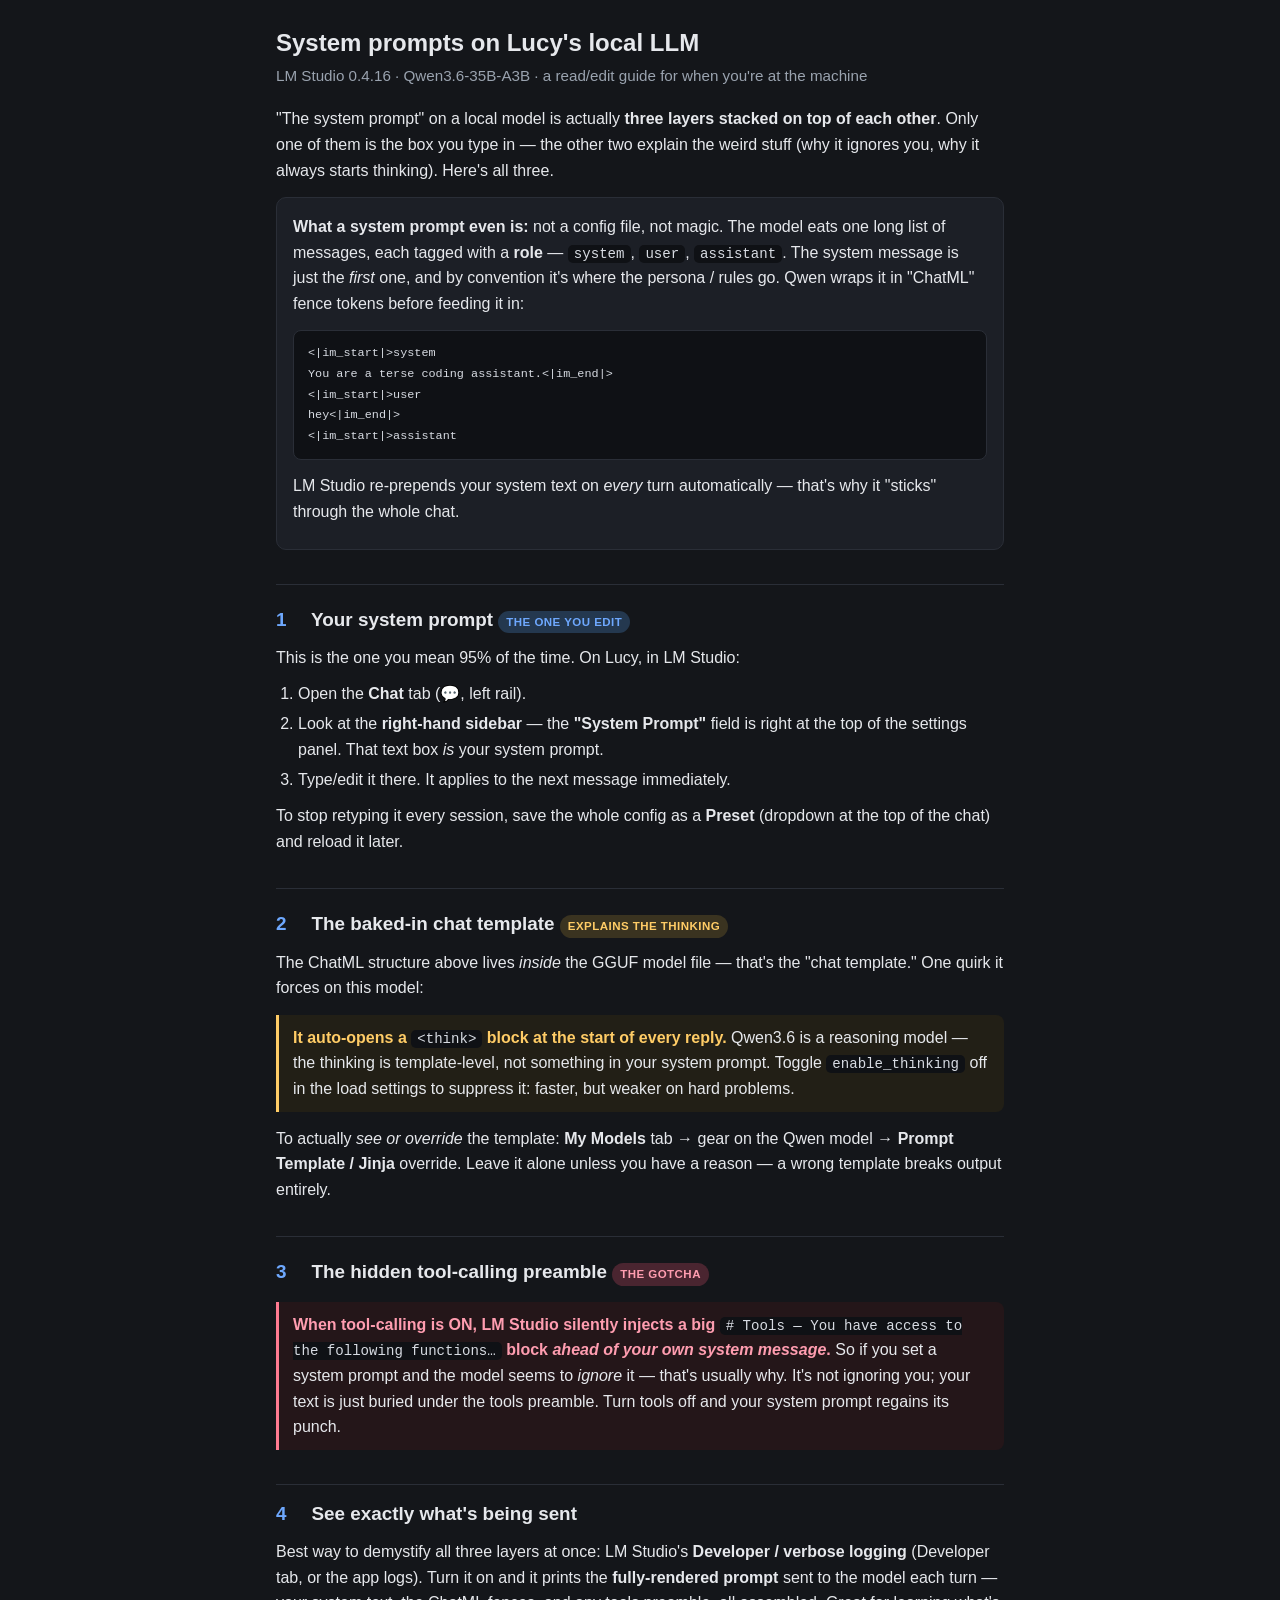
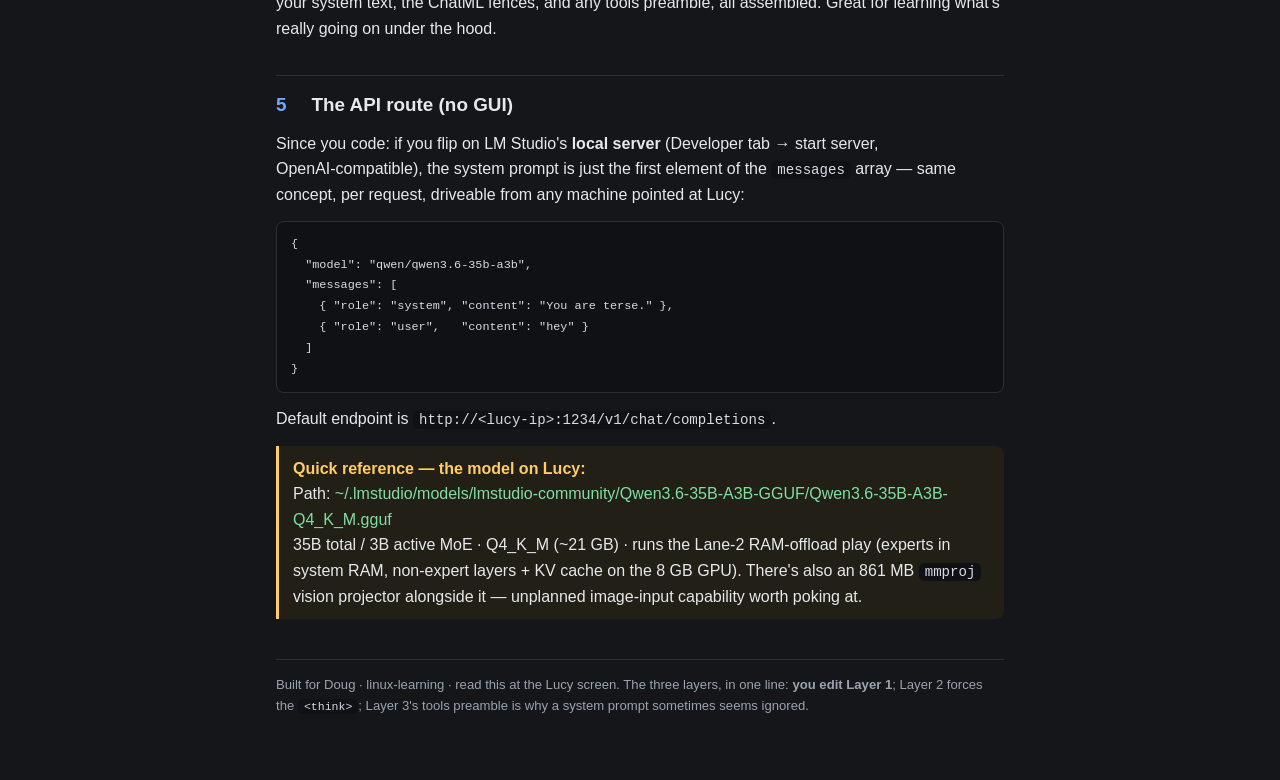
<file: public/lucy-llm-system-prompt.html>
<!DOCTYPE html>
<html lang="en">
<head>
<meta charset="utf-8">
<meta name="viewport" content="width=device-width, initial-scale=1">
<title>System Prompts on Lucy's Local LLM — LM Studio guide</title>
<style>
  :root {
    --bg: #14161a; --card: #1c1f26; --ink: #e6e8ec; --muted: #9aa3af;
    --accent: #6ea8fe; --warn: #ffcc66; --good: #7ee0a0; --line: #2a2e37;
    --code-bg: #0f1115;
  }
  * { box-sizing: border-box; }
  body {
    margin: 0; padding: 0 16px 64px;
    background: var(--bg); color: var(--ink);
    font: 16px/1.6 -apple-system, "Segoe UI", Roboto, sans-serif;
    max-width: 760px; margin-inline: auto;
  }
  header { padding: 28px 0 8px; }
  h1 { font-size: 1.5rem; line-height: 1.25; margin: 0 0 6px; }
  .sub { color: var(--muted); font-size: .95rem; margin: 0; }
  h2 {
    font-size: 1.18rem; margin: 34px 0 10px; padding-top: 14px;
    border-top: 1px solid var(--line);
  }
  h2 .n {
    display: inline-block; min-width: 1.6em; color: var(--accent);
    font-variant-numeric: tabular-nums;
  }
  h3 { font-size: 1.02rem; margin: 20px 0 6px; color: var(--accent); }
  p { margin: 10px 0; }
  code {
    background: var(--code-bg); padding: 1px 6px; border-radius: 5px;
    font: .88em/1.5 "SF Mono", ui-monospace, Menlo, Consolas, monospace;
    color: #d7dbe2;
  }
  pre {
    background: var(--code-bg); border: 1px solid var(--line);
    border-radius: 8px; padding: 12px 14px; overflow-x: auto;
    font: .84rem/1.55 "SF Mono", ui-monospace, Menlo, Consolas, monospace;
  }
  pre code { background: none; padding: 0; }
  .card {
    background: var(--card); border: 1px solid var(--line);
    border-radius: 10px; padding: 2px 16px 14px; margin: 14px 0;
  }
  .tag {
    display: inline-block; font-size: .72rem; letter-spacing: .04em;
    text-transform: uppercase; padding: 2px 8px; border-radius: 20px;
    margin: 12px 0 2px;
  }
  .tag.you { background: #24384f; color: var(--accent); }
  .tag.tmpl { background: #3a3320; color: var(--warn); }
  .tag.tools { background: #4a2530; color: #ff9db0; }
  .callout {
    border-left: 3px solid var(--warn); background: #221f16;
    padding: 10px 14px; border-radius: 0 8px 8px 0; margin: 14px 0;
  }
  .callout.gotcha { border-color: #ff7a90; background: #241619; }
  .callout b { color: var(--warn); }
  .callout.gotcha b { color: #ff9db0; }
  ol, ul { margin: 8px 0; padding-left: 22px; }
  li { margin: 5px 0; }
  .path { color: var(--good); }
  footer { margin-top: 40px; color: var(--muted); font-size: .82rem;
           border-top: 1px solid var(--line); padding-top: 14px; }
  kbd {
    background: #2a2e37; border: 1px solid #3a3f4a; border-bottom-width: 2px;
    border-radius: 5px; padding: 1px 6px; font-size: .82em;
  }
</style>
</head>
<body>

<header>
  <h1>System prompts on Lucy's local LLM</h1>
  <p class="sub">LM Studio 0.4.16 · Qwen3.6&#8209;35B&#8209;A3B · a read/edit guide for when you're at the machine</p>
</header>

<p>"The system prompt" on a local model is actually <b>three layers stacked on top of
each other</b>. Only one of them is the box you type in — the other two explain the
weird stuff (why it ignores you, why it always starts thinking). Here's all three.</p>

<div class="card">
  <p style="margin-top:14px"><b>What a system prompt even is:</b> not a config file, not
  magic. The model eats one long list of messages, each tagged with a <b>role</b> —
  <code>system</code>, <code>user</code>, <code>assistant</code>. The system message is
  just the <i>first</i> one, and by convention it's where the persona / rules go. Qwen
  wraps it in "ChatML" fence tokens before feeding it in:</p>
<pre><code>&lt;|im_start|&gt;system
You are a terse coding assistant.&lt;|im_end|&gt;
&lt;|im_start|&gt;user
hey&lt;|im_end|&gt;
&lt;|im_start|&gt;assistant</code></pre>
  <p>LM Studio re&#8209;prepends your system text on <i>every</i> turn automatically —
  that's why it "sticks" through the whole chat.</p>
</div>

<h2><span class="n">1</span> Your system prompt <span class="tag you">the one you edit</span></h2>
<p>This is the one you mean 95% of the time. On Lucy, in LM Studio:</p>
<ol>
  <li>Open the <b>Chat</b> tab (💬, left rail).</li>
  <li>Look at the <b>right&#8209;hand sidebar</b> — the <b>"System Prompt"</b> field is right
      at the top of the settings panel. That text box <i>is</i> your system prompt.</li>
  <li>Type/edit it there. It applies to the next message immediately.</li>
</ol>
<p>To stop retyping it every session, save the whole config as a <b>Preset</b>
(dropdown at the top of the chat) and reload it later.</p>

<h2><span class="n">2</span> The baked&#8209;in chat template <span class="tag tmpl">explains the thinking</span></h2>
<p>The ChatML structure above lives <i>inside</i> the GGUF model file — that's the
"chat template." One quirk it forces on this model:</p>
<div class="callout">
  <b>It auto&#8209;opens a <code>&lt;think&gt;</code> block at the start of every reply.</b>
  Qwen3.6 is a reasoning model — the thinking is template&#8209;level, not something in
  your system prompt. Toggle <b><code>enable_thinking</code></b> off in the load settings
  to suppress it: faster, but weaker on hard problems.
</div>
<p>To actually <i>see or override</i> the template: <b>My Models</b> tab → gear on the
Qwen model → <b>Prompt Template / Jinja</b> override. Leave it alone unless you have a
reason — a wrong template breaks output entirely.</p>

<h2><span class="n">3</span> The hidden tool&#8209;calling preamble <span class="tag tools">the gotcha</span></h2>
<div class="callout gotcha">
  <b>When tool&#8209;calling is ON, LM Studio silently injects a big
  <code>#&nbsp;Tools — You have access to the following functions…</code> block
  <i>ahead of your own system message</i>.</b> So if you set a system prompt and the model
  seems to <i>ignore</i> it — that's usually why. It's not ignoring you; your text is just
  buried under the tools preamble. Turn tools off and your system prompt regains its punch.
</div>

<h2><span class="n">4</span> See exactly what's being sent</h2>
<p>Best way to demystify all three layers at once: LM Studio's
<b>Developer / verbose logging</b> (Developer tab, or the app logs). Turn it on and it
prints the <b>fully&#8209;rendered prompt</b> sent to the model each turn — your system text,
the ChatML fences, and any tools preamble, all assembled. Great for learning what's really
going on under the hood.</p>

<h2><span class="n">5</span> The API route (no GUI)</h2>
<p>Since you code: if you flip on LM Studio's <b>local server</b> (Developer tab →
start server, OpenAI&#8209;compatible), the system prompt is just the first element of the
<code>messages</code> array — same concept, per request, driveable from any machine
pointed at Lucy:</p>
<pre><code>{
  "model": "qwen/qwen3.6-35b-a3b",
  "messages": [
    { "role": "system", "content": "You are terse." },
    { "role": "user",   "content": "hey" }
  ]
}</code></pre>
<p>Default endpoint is <code>http://&lt;lucy-ip&gt;:1234/v1/chat/completions</code>.</p>

<div class="callout">
  <b>Quick reference — the model on Lucy:</b><br>
  Path: <span class="path">~/.lmstudio/models/lmstudio-community/Qwen3.6-35B-A3B-GGUF/Qwen3.6-35B-A3B-Q4_K_M.gguf</span><br>
  35B total / 3B active MoE · Q4_K_M (~21 GB) · runs the Lane&#8209;2 RAM&#8209;offload play
  (experts in system RAM, non&#8209;expert layers + KV cache on the 8&nbsp;GB GPU).
  There's also an 861&nbsp;MB <code>mmproj</code> vision projector alongside it —
  unplanned image&#8209;input capability worth poking at.
</div>

<footer>
  Built for Doug · linux-learning · read this at the Lucy screen.
  The three layers, in one line: <b>you edit Layer 1</b>; Layer 2 forces the
  <code>&lt;think&gt;</code>; Layer 3's tools preamble is why a system prompt sometimes
  seems ignored.
</footer>

</body>
</html>
</file>
